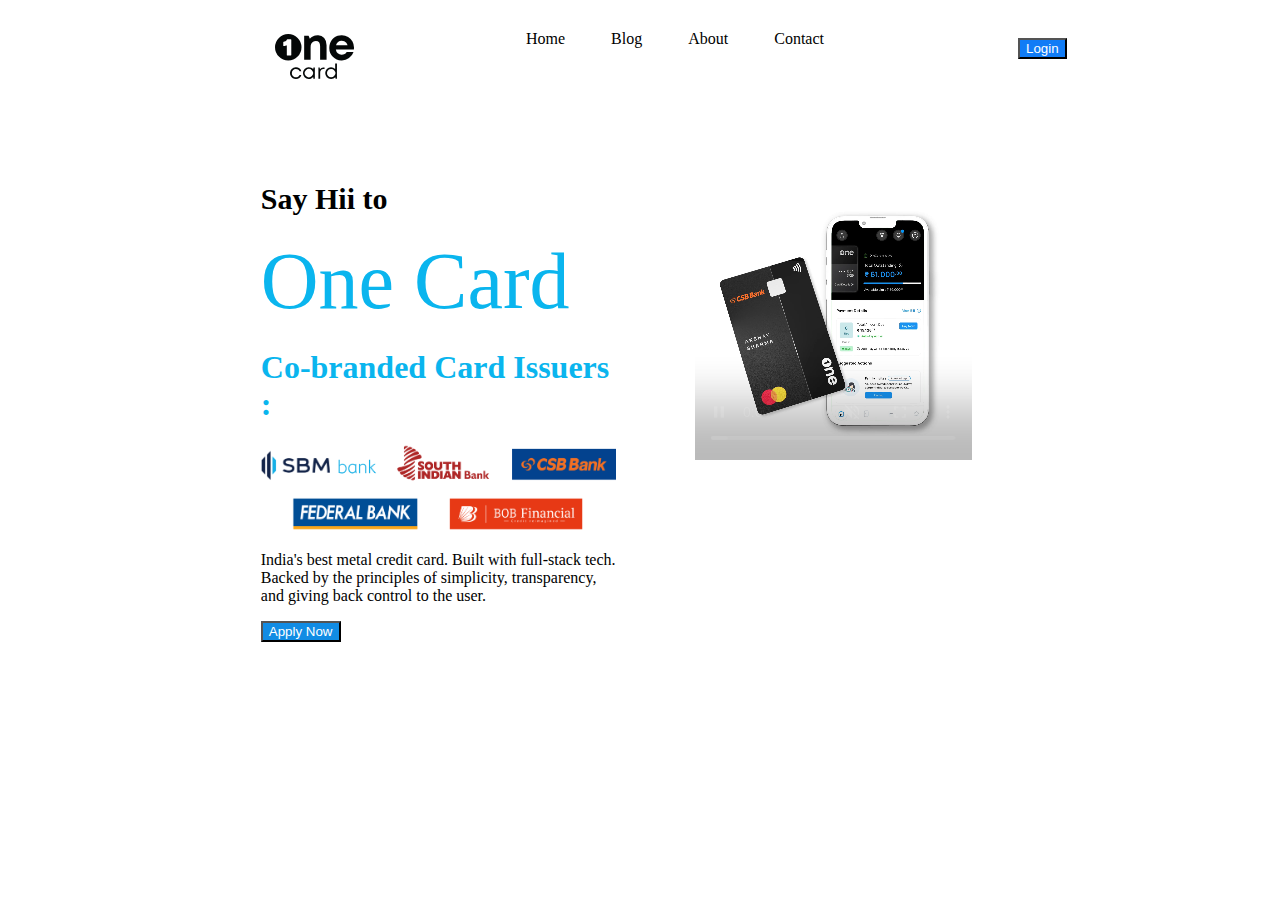
<file: WEBDEV-3/Question6/index.html>
<!DOCTYPE html>
<html lang="en">
<head>
    <meta charset="UTF-8">
    <meta name="viewport" content="width=device-width, initial-scale=1.0">
    <title>One card-India's best metal credit card</title>

    <style>
    .container{
        display: flex;
        gap: 50%;
    }

    .menu ul{
        display: flex;
        gap: 10%;
        margin-left: -500px;
        margin-top: 22px;
    }

    .photo img {
        margin-left: 267px;
    margin-top: 26px;
    height: 45px;
    }

   .button{
    margin-top: 30px;
    margin-left: -600px;
   
   }

   .left-right-section{
      display: flex; 
      gap: 20%;
   }
   .left-side{
    padding: 10%;
    margin-top: -3%;
    margin-left: 10%;
   }
   .right-side video{
    margin-left: -300px;
    margin-top: 100px;
   }

   @media screen and (max-width:412px) {
         .left-right-section{
            display: grid;
            gap: 2%;
            margin-top: 100px;
         }

         .right-side video{
           margin-left: 71px;
             margin-top: -2px;
   }

   .menu ul{
        display: flex;
        gap: 10%;
        margin-left: 100px;
        margin-top: 20px;
    }

    .photo img {
        margin-left: 100px;
    margin-top: 26px;
    height: 45px;
    }

   .button{
    margin-top: 30px;
    margin-left: -600px;
   
   }

   }

    </style>
</head>
<body>
    
    <!-- header SECTION  -->
    <header>
      <div class="container">
      <!-- LOGO -->
      <div  class="photo">
          <img src="./assets/logo_black.svg" alt="">

      </div>
      
      <!-- menu -->

      <div class="menu">
        <ul style="list-style: none;">
            <li>Home</li>
            <li>Blog</li>
            <li>About</li>
            <li>Contact</li>
        </ul>
    </div>
        <div class="button">
            <button  style="background-color: rgb(17, 124, 246); color: white;">Login</button>
        </div>


     
    
    
    
    
    
    
    
    </div>

      

    </header>

    <!-- section  -->

    <section>
       <div class="left-right-section">

        <!-- left-side -->
     <div class="left-side">
       <div>
           <h1 style="font-size: 30px; margin-top: 3%;">Say Hii to</h1>

       </div>
     <div style="font-size: 80px; color: rgb(10, 181, 238);"> One Card</div>
     <h1  style="color:  rgb(10, 181, 238) ;">   Co-branded Card Issuers : </h1>
     <img src="./assets/Banking_partners_24thJan_dark__.png" style="height: auto; width: 355px;">
     <p>
        India's best metal credit card. Built with full-stack tech. Backed by the principles of simplicity, transparency, and giving back control to the user.
     </p>

     <div>
        <button style="background-color: rgb(17, 140, 228); color: white;">Apply Now</button>
      </div>

      </div>
     
     <!-- right-side -->
     <div class="right-side">
       <video src="./assets/say_hi_2x_d3_.mp4"
       style="height: auto; width: 100%; float: left; " autoplay="autoplay" loop="loop" muted="muted  " controls ></video>

     </div>
    </div>

    </section>

</body>
</html>
</file>
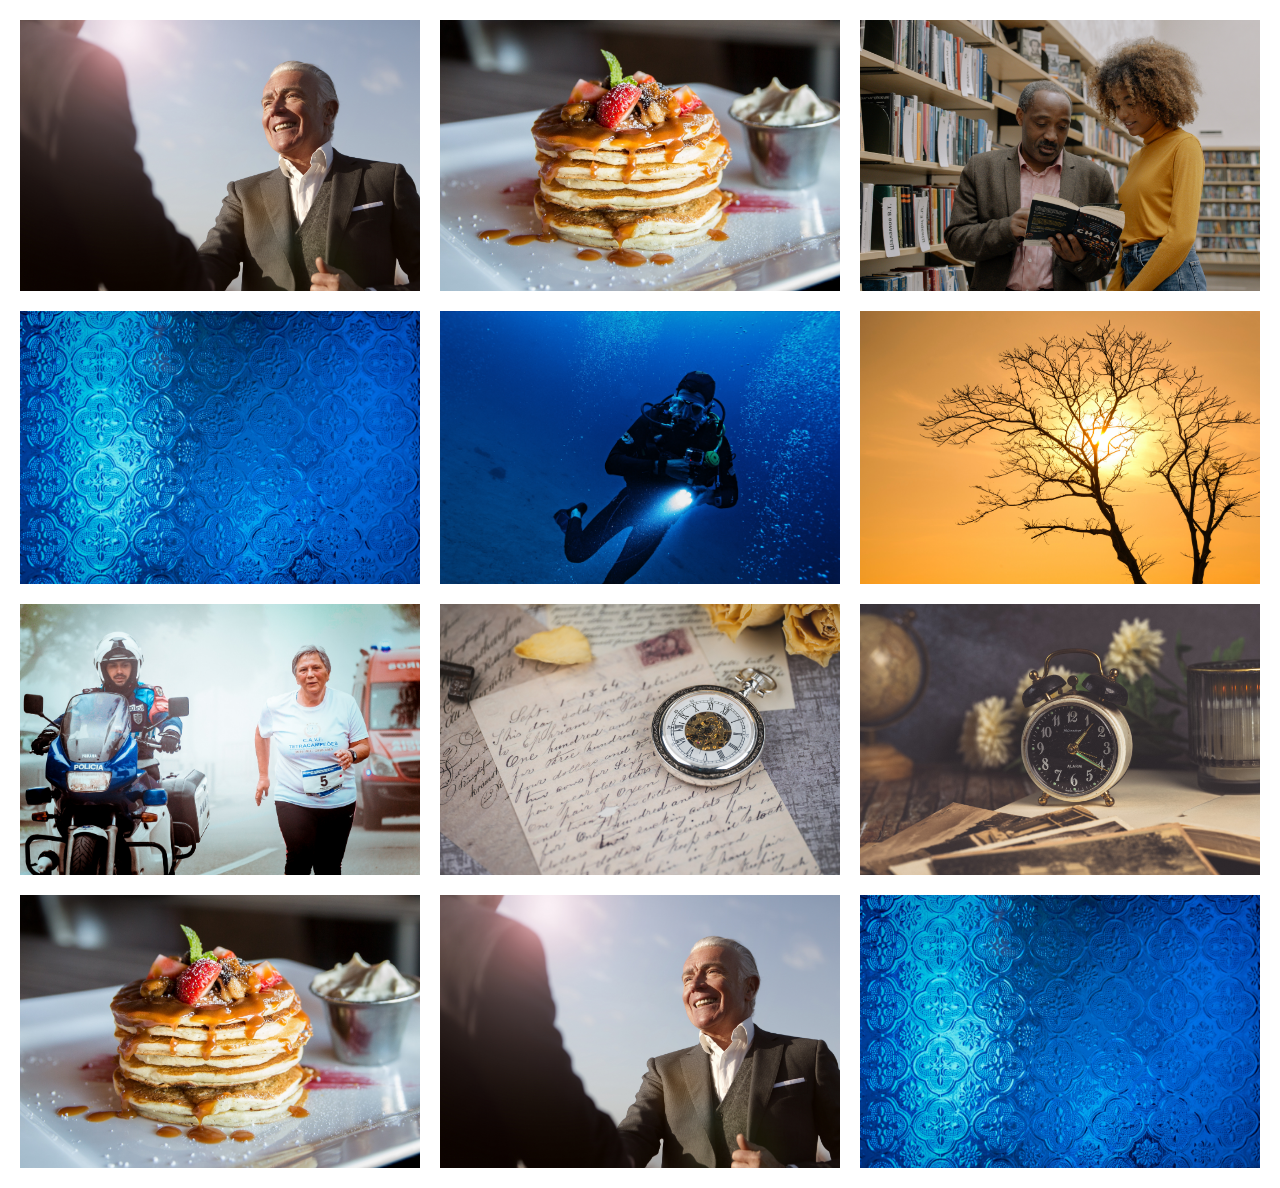
<file: WEBDEV-3/Question7/index.html>
<!DOCTYPE html>
<html lang="en">
<head>
    <meta charset="UTF-8">
    <meta name="viewport" content="width=device-width, initial-scale=1.0">
    <title>Image Gallery</title>
    <style>
        body {
            margin: 0;
            padding: 20px;
            font-family: Arial, sans-serif;
        }

        .gallery {
            display: grid;
            grid-template-columns: repeat(auto-fit, minmax(300px, 1fr));
            grid-gap: 20px;
        }

        .gallery-item {
            width: 100%;
            height: 100%;
        }

        .gallery-item img {
            width: 100%;
            height: 100%;
            object-fit: cover;
        }

        @media (max-width: 767px) {
            .gallery {
                grid-template-columns: 1fr;
            }
        }
    </style>
</head>
<body>
    <div class="gallery">
        <div class="gallery-item">
            <img src="./assets/pexels-andrea-piacquadio-3781915.jpg" alt="Image 1">
        </div>
        <div class="gallery-item">
            <img src="./assets/pexels-ash-376464.jpg" alt="Image 2">
        </div>
        <div class="gallery-item">
            <img src="./assets/pexels-cottonbro-studio-6334577.jpg" alt="Image 3">
        </div>
        <div class="gallery-item">
            <img src="./assets/pexels-magda-ehlers-5312889.jpg" alt="Image 4">
        </div>
        <div class="gallery-item">
            <img src="./assets/pexels-maël-balland-3098970.jpg" alt="Image 5">
        </div>
        <div class="gallery-item">
            <img src="./assets/pexels-neosiam-707571.jpg" alt="Image 6">
        </div>
        <div class="gallery-item">
            <img src="./assets/pexels-run-ffwpu-3632853.jpg" alt="Image 7">
        </div>
        <div class="gallery-item">
            <img src="./assets/pexels-ylanite-koppens-13553844.jpg" alt="Image 8">
        </div>
        <div class="gallery-item">
            <img src="./assets/pexels-ylanite-koppens-9260835.jpg" alt="Image 9">
        </div>
        <div class="gallery-item">
            <img src="./assets/pexels-ash-376464.jpg" alt="Image 10">
        </div>
        <div class="gallery-item">
            <img src="./assets/pexels-andrea-piacquadio-3781915.jpg" alt="Image 11">
        </div>
        <div class="gallery-item">
            <img src="./assets/pexels-magda-ehlers-5312889.jpg" alt="Image 12">
        </div>
        <!-- Add more gallery items as needed -->
    </div>
</body>
</html>
</file>
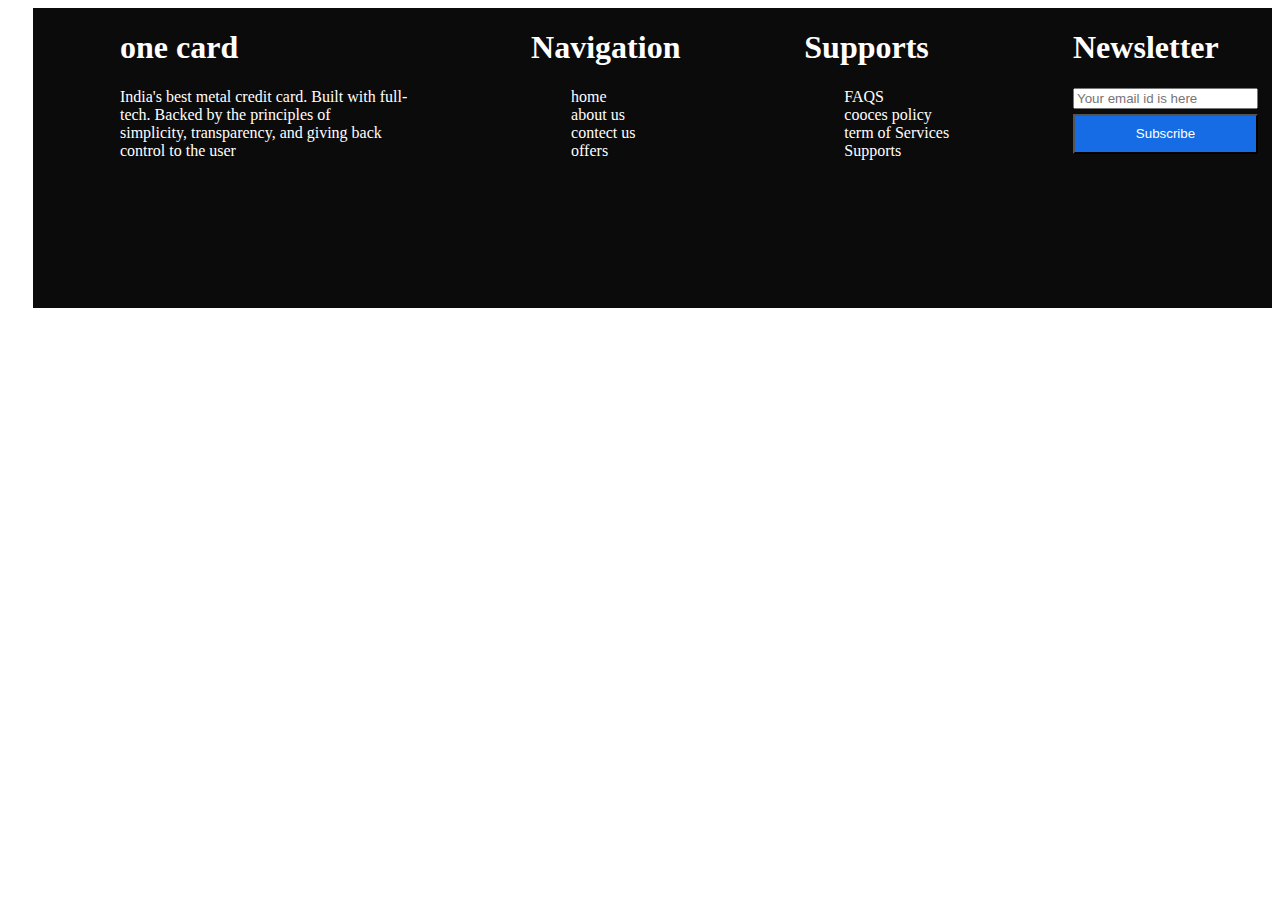
<file: WEBDEV-3/Question9/index.html>
<!DOCTYPE html>
<html lang="en">
<head>
    <meta charset="UTF-8">
    <meta name="viewport" content="width=device-width, initial-scale=1.0">
    <title>footer</title>
    <style>
   .footer{
    display: flex;
    gap: 10%;
    margin-left: 2%;
    background-color: #0c0b0b;
    height: 300px;
    
   }

   @media screen and (max-width:412px) {
             
    .footer{
    display: grid;
    gap: 10%;
    margin-left: 1%;
    background-color: #0c0b0b;
    height: 900px;
    width: 100%;
    
   }
   }


    </style>


</head>
<body>
    <footer>
        <div  class="footer">
                  <!-- 1st section -->
            <div   style="margin-left: 7%;">
                <h1 style="color: white;">one card</h1>
                <p style="color: white;">India's best metal credit card. Built with full-<br> tech. Backed by the principles of <br>simplicity, transparency, and giving back <br> control to the user</p>
            </div>
                   <!-- seonde section -->
            <div>
                <h1 style="color: white;">Navigation</h1>
               <!-- menu -->
                <div>
                    <ul style="list-style: none; color: white;">
                        <li>home</li>
                       <li>about us </li>
                       <li>contect us </li>
                       <li>offers</li>
                    </ul>
                </div>

            </div>

               <!-- 3rd section  -->
            <div>
             <h1 style="color: white;"> Supports  </h1>
              <ul style="list-style: none; color: white;">
                <li>FAQS</li>
                <li>cooces policy</li>
                <li>term of Services</li>
                <li>Supports</li>
              </ul>


             </div>

              <!-- 4th section  -->
            <div  >
                <h1 style="color: white;">Newsletter</h1>
                <div style="gap: 5px; display: grid;">

                    <label for="email" style="color: white;" >
                     <input type="text" placeholder="Your email id is here" id="email">
                    </label>
                     <button style="background-color: rgb(21, 108, 229); color: white; height: 40px; margin-top: -40;">Subscribe</button>
                </div>
                
            </div>







        </div>

    </footer>
</body>
</html>
</file>
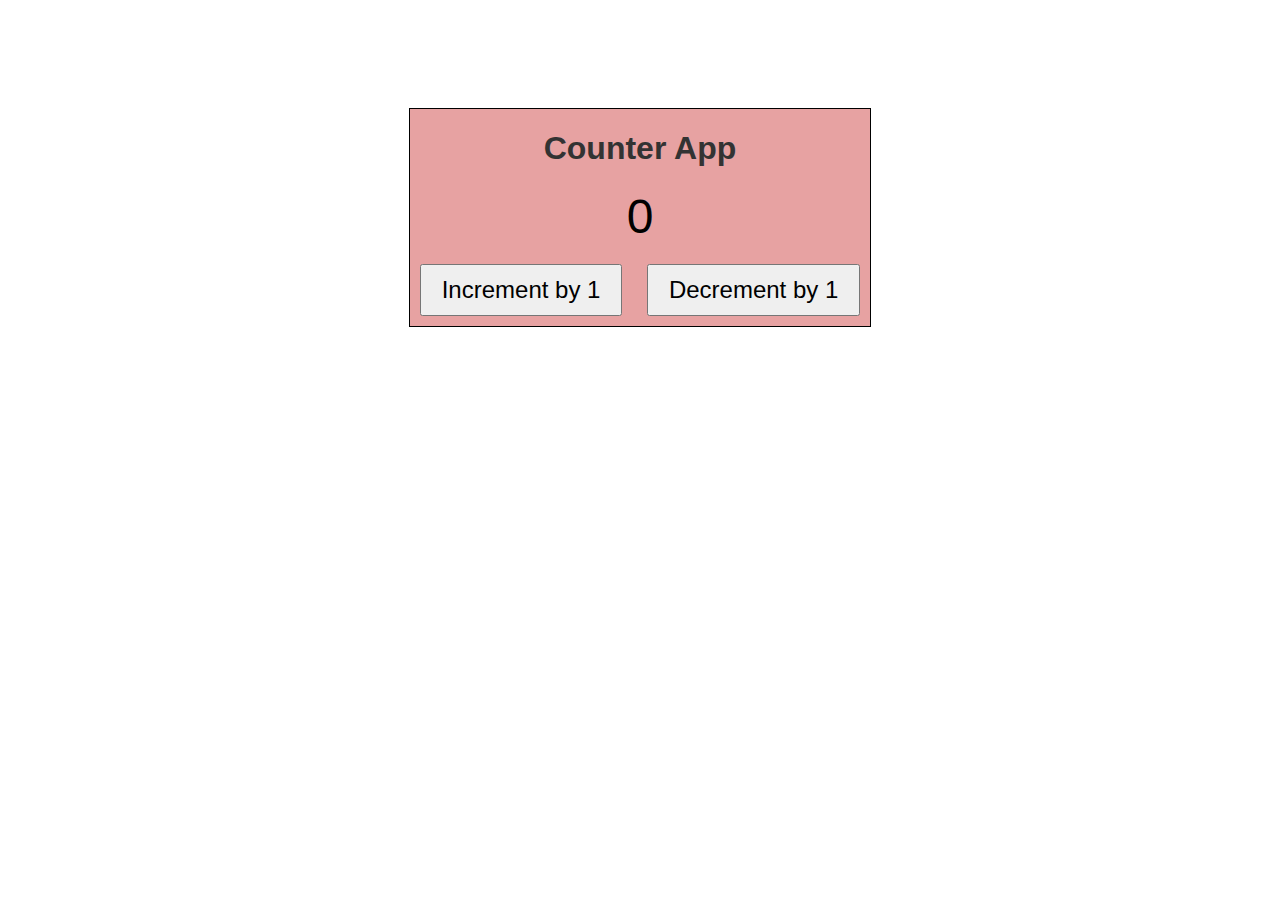
<file: WEBDEV-8/Question-8/index.html>
<!DOCTYPE html>
<html>
<head>
  <title>Counter App</title>
  <link rel="stylesheet" type="text/css" href="style.css">
</head>
<body>
<div class="container">
  <h1>Counter App</h1>
  <div id="counter">0</div>
  <button id="incrementBtn">Increment by 1</button>
  <button id="decrementBtn">Decrement by 1</button>
  <!-- <button id="resetBtn">Reset Value</button> -->
</div>

  <script src="script.js"></script>
</body>
</html>
</file>
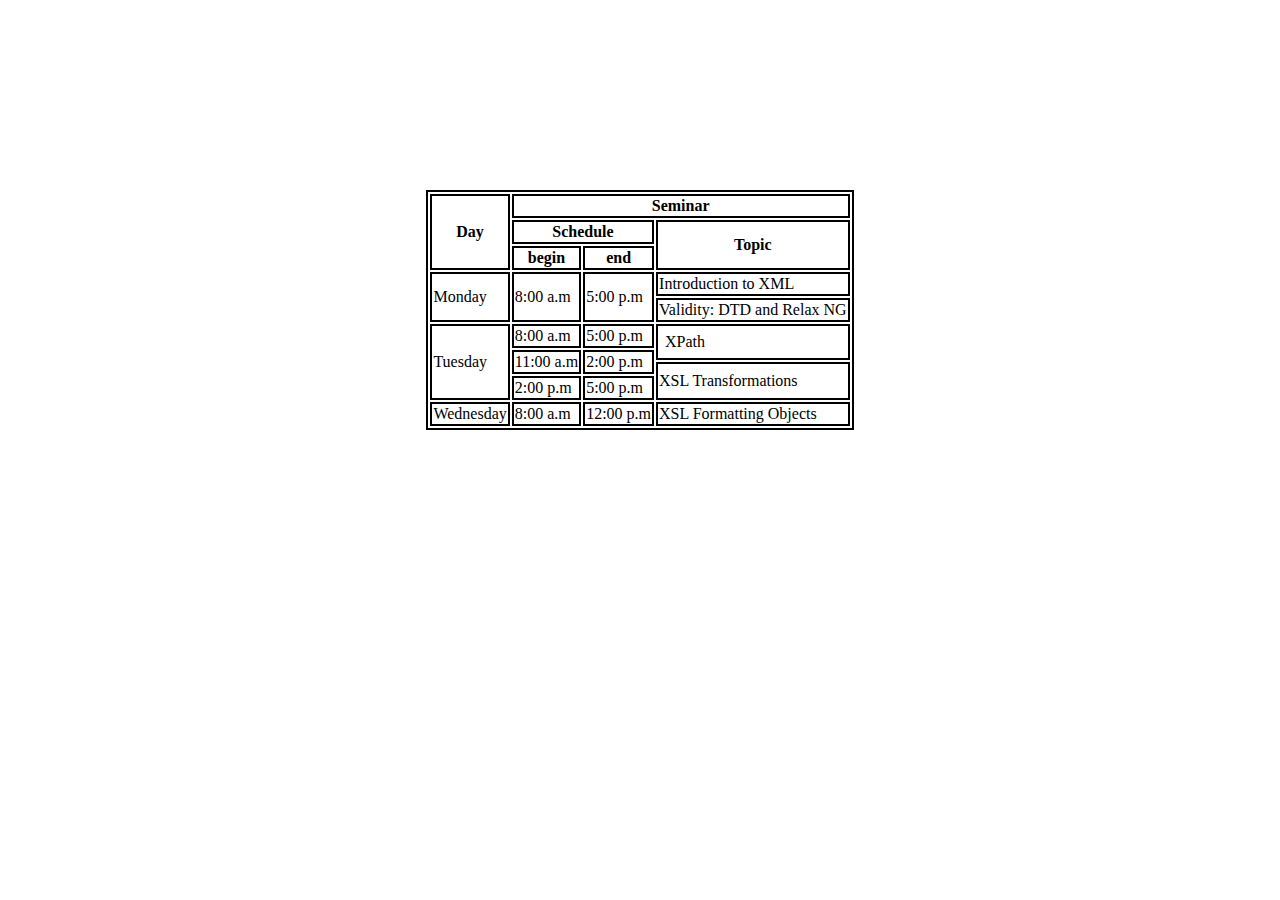
<file: WEBDEV-1&2/Assignment-1/Question10/index.html>
<!DOCTYPE html>
<html>
<head>
    <meta charset="utf-8">
    <meta name="viewport" content="width=device-width, initial-scale=1">
    <title>Test</title>
    <style>
     table , th , td {
        border: 2px black solid;
     }
    center{
        margin-top: 15%;
    }
    </style>
</head>
<body>
    <center>
        <table >
            <tr>
                <th rowspan="3">Day</th>
                <th colspan="3">Seminar</th>
            </tr>
            <tr>
                <th colspan="2">Schedule</th>
                <th rowspan="2">Topic</th>
            </tr>
            <tr>
                <th>begin</th>
                <th> end</th>
            </tr>
            <tr>
                <td rowspan="2">Monday</td>
                <td rowspan="2">8:00 a.m</td>
                <td rowspan="2">5:00 p.m</td>
                <td>Introduction to XML</td>
            </tr>
            <tr>
                <td>Validity: DTD and Relax NG</td>
            </tr>
            <tr>
                <td rowspan="4">Tuesday</td>
                <td>8:00 a.m</td>
                <td>5:00 p.m</td>
                <td rowspan="2" style="padding: 7px;">XPath</td>
            </tr>
            <tr>
                <td rowspan="2">11:00 a.m</td>
                <td rowspan="2">2:00 p.m</td>
            </tr>
            <tr>
                <td rowspan="2">XSL Transformations</td>
            </tr>
            <tr>
                <td>2:00 p.m</td>
                <td>5:00 p.m</td>
            </tr>
            <tr>
                <td>Wednesday</td>
                <td>8:00 a.m</td>
                <td>12:00 p.m</td>
                <td>XSL Formatting Objects</td>
            </tr>
        </table>
</center>
</body>
</html>
</file>
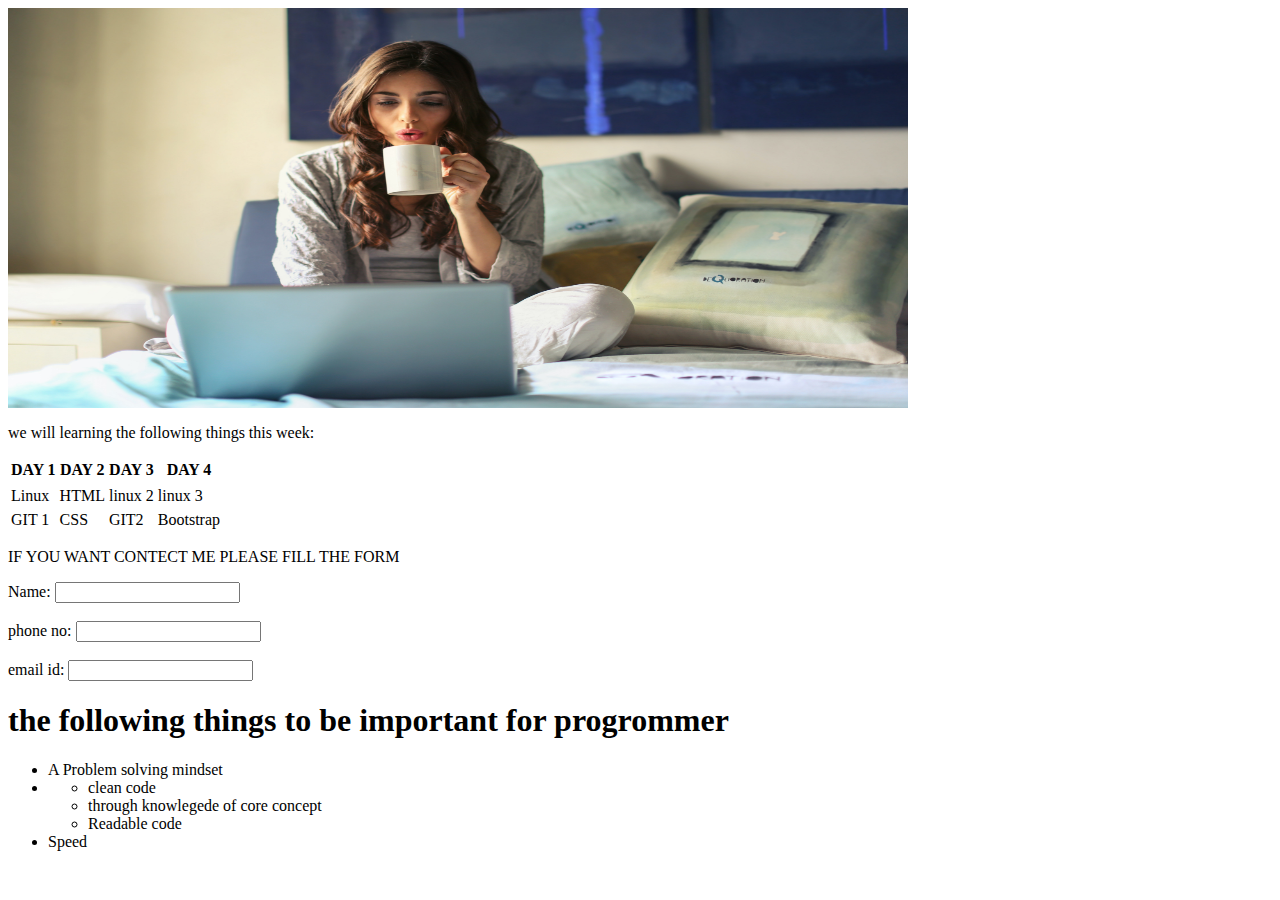
<file: WEBDEV-1&2/Assignment-1/Question5/index.html>
<!DOCTYPE html>
<html lang="en">
<head>
    <meta charset="UTF-8">
    <meta name="viewport" content="width=device-width, initial-scale=1.0">
    <title>simple</title>
</head>
<body>
    
    <div>
        <img src="./pexels-andrea-piacquadio-935743.jpg"  style="display: block; width: 900px; height: 400px;">
    </div>
    <p> we will learning the following things this week:</p>

    <table>
        <tr>
         <thead>
            <th>DAY 1</th>
            <th>DAY 2</th>
            <th>DAY 3</th>
            <th>DAY 4</th>
         </thead>
         

        </tr>
       <!-- row-2 -->

       <tr>
        <tbody>
            <td>Linux</td>
            <td>HTML</td>
            <td>linux 2</td>
            <td>linux 3</td>
        </tbody>
       </tr>

       <!-- row-2 -->
       <tr>
        <tbody>
            <td>GIT 1</td>
            <td>CSS</td>
            <td>GIT2</td>
            <td>Bootstrap</td>
        </tbody>
       </tr>
    </table>

    <P>IF YOU WANT  CONTECT ME PLEASE FILL THE FORM</P>
    Name:     <input type="text" name="" id=""> <br>
    <br>
    phone no: <input type="text" name="" id=""><br>
    <br>
    email id: <input type="text" name="" id="">

    <h1>the following things  to be important  for progrommer</h1>

    <ul>
        <li>A Problem solving mindset</li>
        <li> <ul >
            <li>clean code </li>
            <li>through knowlegede of core concept </li>
            <li>Readable code </li>
        </ul></li>
        <li> Speed</li>
    </ul>
</body>
</html>
</file>
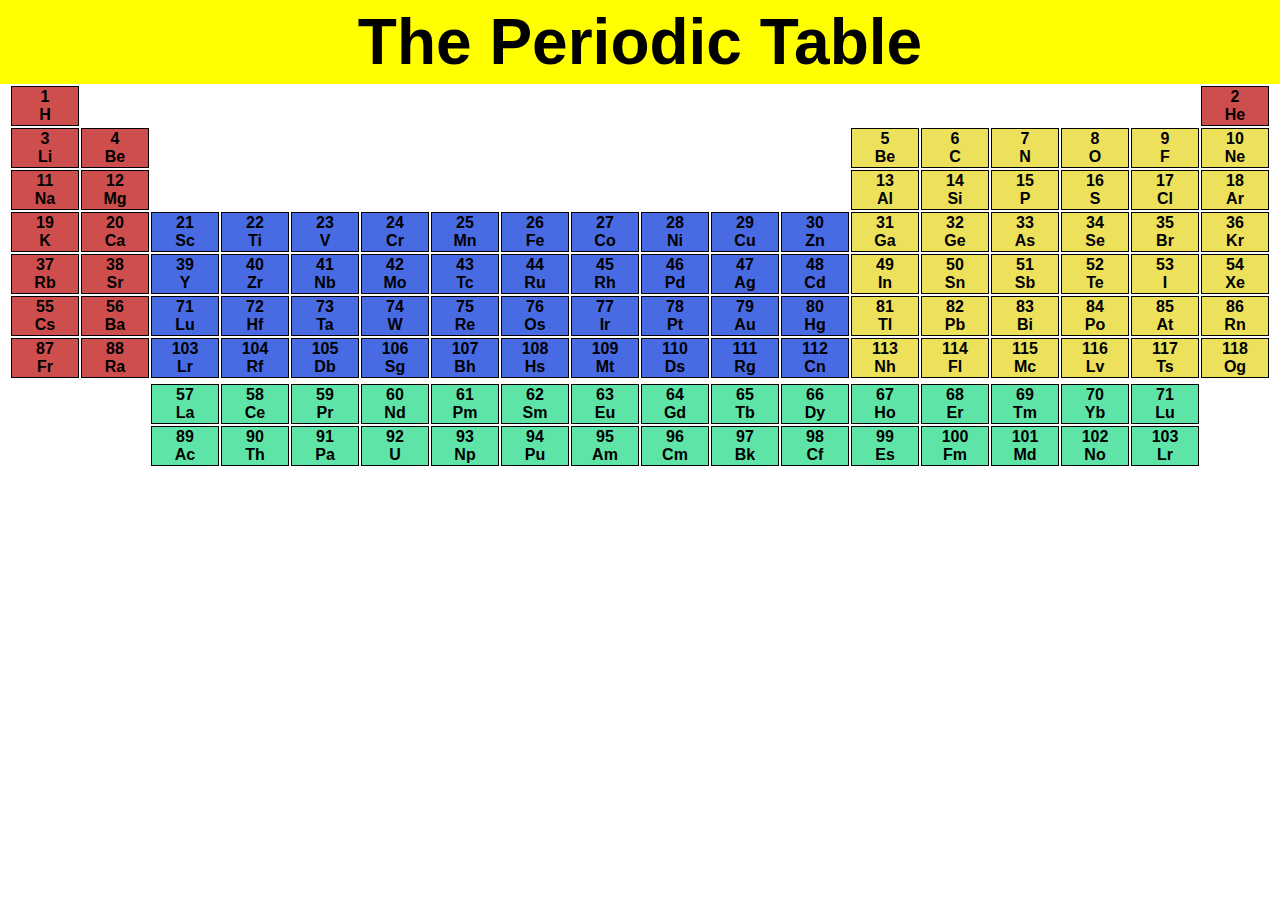
<file: WEBDEV-1&2/Assignment-2/Periodic-Table/index.html>
<!DOCTYPE html>
<html lang="en">

<head>
    <meta charset="UTF-8">
    <meta name="viewport" content="width=device-width, initial-scale=1.0">
    <link rel="stylesheet" href="style.css">
    <title>The Periodic Table</title>
    
</head>

<body>
    <center>
        <h1 class="headingOne">The Periodic Table</h1>
        <table>
            <tr>
                <td class="_color_1">1<br />H</td>
                <td class="noBorder" colspan="16"></td>
                <td class="_color_1 ">2<br />He</td>
            </tr>
            <tr>
                <td class="_color_1">3<br />Li</td>
                <td class="_color_1">4<br />Be</td>
                <td class="noBorder" colspan="10"></td>
                <td class="color_3">5<br />Be</td>
                <td class="color_3">6<br />C</td>
                <td class="color_3 ">7<br />N</td>
                <td class="color_3 ">8<br />O</td>
                <td class="color_3 ">9<br />F</td>
                <td class="color_3 ">10<br />Ne</td>
            </tr>
            <tr>
                <td class="_color_1">11<br />Na</td>
                <td class="_color_1">12<br />Mg</td>
                <td class="noBorder" colspan="10"></td>
                <td class="color_3">13<br />Al</td>
                <td class="color_3">14<br />Si</td>
                <td class="color_3">15<br />P</td>
                <td class="color_3">16<br />S</td>
                <td class="color_3">17<br />Cl</td>
                <td class="color_3 ">18<br />Ar</td>
            </tr>
            <tr>
                <td class="_color_1">19<br />K</td>
                <td class="_color_1">20<br />Ca</td>
                <td class="color_2">21<br />Sc</td>
                <td class="color_2">22<br />Ti</td>
                <td class="color_2">23<br />V</td>
                <td class="color_2">24<br />Cr</td>
                <td class="color_2">25<br />Mn</td>
                <td class="color_2">26<br />Fe</td>
                <td class="color_2">27<br />Co</td>
                <td class="color_2">28<br />Ni</td>
                <td class="color_2">29<br />Cu</td>
                <td class="color_2">30<br />Zn</td>
                <td class="color_3">31<br />Ga</td>
                <td class="color_3">32<br />Ge</td>
                <td class="color_3">33<br />As</td>
                <td class="color_3">34<br />Se</td>
                <td class="color_3 ">35<br />Br</td>
                <td class="color_3 ">36<br />Kr</td>
            </tr>
            <tr>
                <td class="_color_1">37<br />Rb</td>
                <td class="_color_1">38<br />Sr</td>
                <td class="color_2">39<br />Y</td>
                <td class="color_2">40<br />Zr</td>
                <td class="color_2">41<br />Nb</td>
                <td class="color_2">42<br />Mo</td>
                <td class="color_2">43<br />Tc</td>
                <td class="color_2">44<br />Ru</td>
                <td class="color_2">45<br />Rh</td>
                <td class="color_2">46<br />Pd</td>
                <td class="color_2">47<br />Ag</td>
                <td class="color_2">48<br />Cd</td>
                <td class="color_3">49<br />In</td>
                <td class="color_3">50<br />Sn</td>
                <td class="color_3">51<br />Sb</td>
                <td class="color_3">52<br />Te</td>
                <td class="color_3">53<br />I</td>
                <td class="color_3 ">54<br />Xe</td>
            </tr>
            <tr>
                <td class="_color_1 ">55<br />Cs</td>
                <td class="_color_1">56<br />Ba</td>
                <td class="color_2">71<br />Lu</td>
                <td class="color_2">72<br />Hf</td>
                <td class="color_2">73<br />Ta</td>
                <td class="color_2">74<br />W</td>
                <td class="color_2">75<br />Re</td>
                <td class="color_2">76<br />Os</td>
                <td class="color_2">77<br />Ir</td>
                <td class="color_2">78<br />Pt</td>
                <td class="color_2">79<br />Au</td>
                <td class="color_2 ">80<br />Hg</td>
                <td class="color_3">81<br />Tl</td>
                <td class="color_3">82<br />Pb</td>
                <td class="color_3">83<br />Bi</td>
                <td class="color_3">84<br />Po</td>
                <td class="color_3">85<br />At</td>
                <td class="color_3 ">86<br />Rn</td>
            </tr>
            <tr>
                <td class="_color_1 ">87<br />Fr</td>
                <td class="_color_1">88<br />Ra</td>
                <td class="color_2">103<br />Lr</td>
                <td class="color_2 ">104<br />Rf</td>
                <td class="color_2 ">105<br />Db</td>
                <td class="color_2 ">106<br />Sg</td>
                <td class="color_2 ">107<br />Bh</td>
                <td class="color_2 ">108<br />Hs</td>
                <td class="color_2 ">109<br />Mt</td>
                <td class="color_2 ">110<br />Ds</td>
                <td class="color_2 ">111<br />Rg</td>
                <td class="color_2">112<br />Cn</td>
                <td class="color_3">113<br />Nh</td>
                <td class="color_3">114<br />Fl</td>
                <td class="color_3">115<br />Mc</td>
                <td class="color_3 ">116<br />Lv</td>
                <td class="color_3">117<br />Ts</td>
                <td class="color_3">118<br />Og</td>
            </tr>
            <tr>
                <td class="noBorder"></td>
            </tr>
            <tr>
                <td class="noBorder" colspan="2" rowspan="2"></td>
                <td class="color_4">57<br />La</td>
                <td class="color_4">58<br />Ce</td>
                <td class="color_4">59<br />Pr</td>
                <td class="color_4">60<br />Nd</td>
                <td class="color_4">61<br />Pm</td>
                <td class="color_4">62<br />Sm</td>
                <td class="color_4">63<br />Eu</td>
                <td class="color_4">64<br />Gd</td>
                <td class="color_4">65<br />Tb</td>
                <td class="color_4">66<br />Dy</td>
                <td class="color_4">67<br />Ho</td>
                <td class="color_4">68<br />Er</td>
                <td class="color_4">69<br />Tm</td>
                <td class="color_4">70<br />Yb</td>
                <td class="color_4">71<br />Lu</td>
                <td class="noBorder" colspan="1" rowspan="1"></td>
            </tr>
            <tr>
                <td class="color_4">89<br />Ac</td>
                <td class="color_4">90<br />Th</td>
                <td class="color_4">91<br />Pa</td>
                <td class="color_4">92<br />U</td>
                <td class="color_4 ">93<br />Np</td>
                <td class="color_4 ">94<br />Pu</td>
                <td class="color_4">95<br />Am</td>
                <td class="color_4 ">96<br />Cm</td>
                <td class="color_4 ">97<br />Bk</td>
                <td class="color_4 ">98<br />Cf</td>
                <td class="color_4 ">99<br />Es</td>
                <td class="color_4 ">100<br />Fm</td>
                <td class="color_4 ">101<br />Md</td>
                <td class="color_4">102<br />No</td>
                <td class="color_4 ">103<br />Lr</td>
            </tr>
        </table>
    </center>
</body>

</html>
</file>
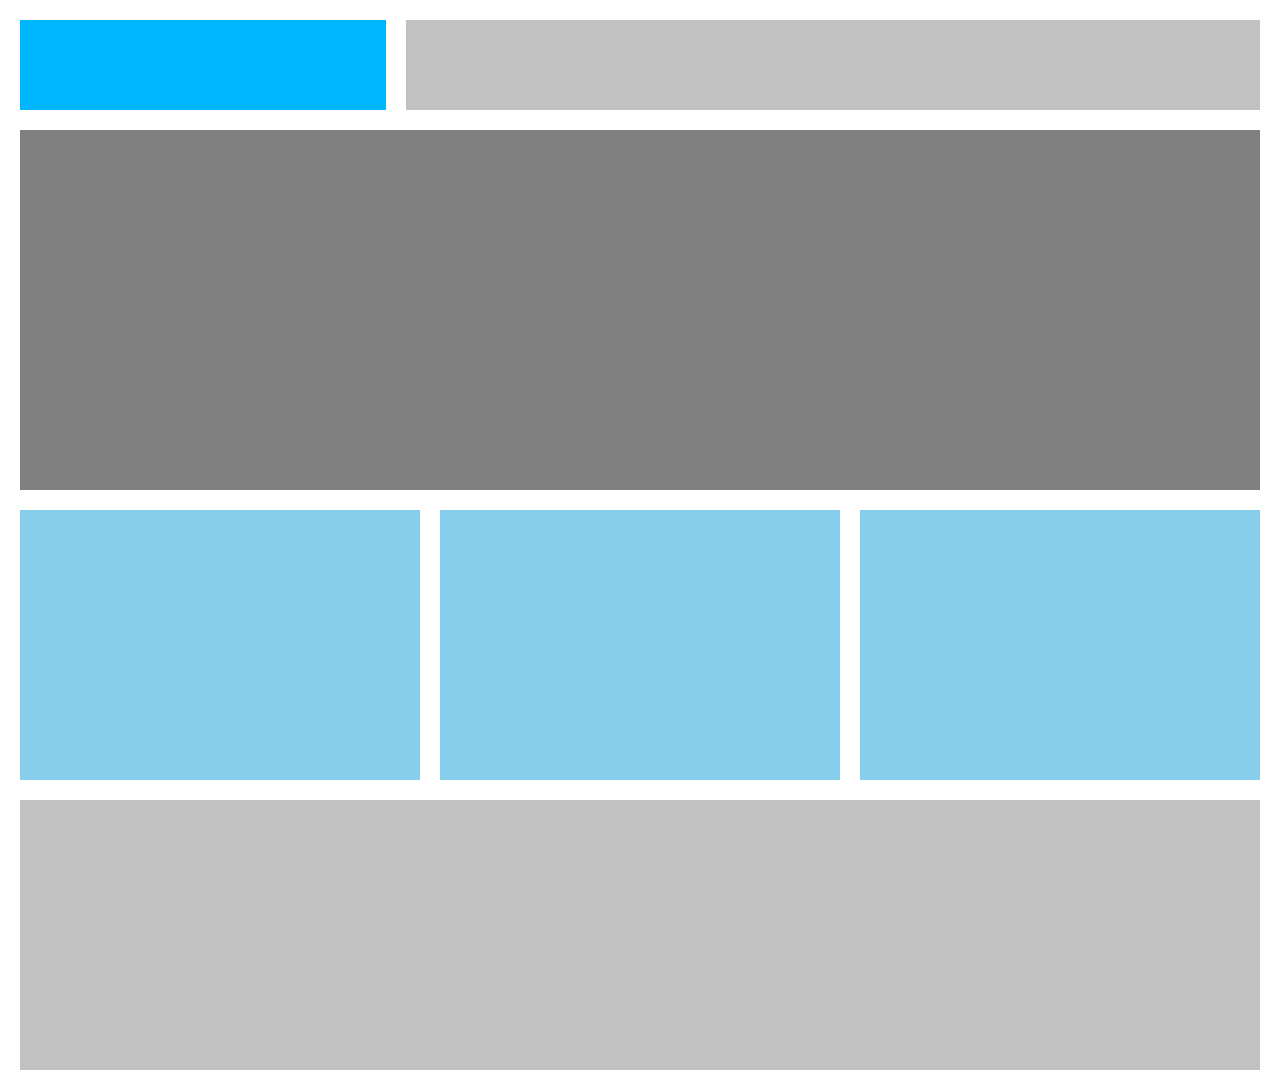
<file: WEBDEV-1&2/Assignment-2/ResponsiveLayout.html>
<!DOCTYPE html>
<html lang="en">
<head>
    <meta charset="UTF-8">
    <meta name="viewport" content="width=device-width, initial-scale=1.0">
    <title>Responsive Layout</title>
    <style>
        * {
            margin: 0;
            padding: 0;
            outline: 0;
            box-sizing: border-box;
        }

        body {
            background-color: #ffffff;
        }

        .container {
            padding: 20px;
        }

        .navbar {
            display: flex;
            align-items: center;
            gap: 20px;
        }

        .navbar .box1 {
            height: 10vh;
            width: 30%;
            background-color: #00b7ff;
        }

        .navbar .box2 {
            height: 10vh;
            width: 70%;
            background-color: #c1c1c1;
        }

        .main {
            margin: 20px 0;
            height: 40vh;
            width: 100%;
            background-color: #808080;
        }

        .cards {
            display: flex;
            align-items: center;
            justify-content: space-between;
            gap: 20px;
        }

        .cards .card {
            height: 30vh;
            width: 33.33vw;
            background-color: #87ceeb;
        }

        .footer {
            height: 30vh;
            width: 100%;
            background-color: #c1c1c1;
            margin-top: 20px;
        }

        @media screen and (max-width: 500px) {
            .cards {
                flex-direction: column;
            }

            .cards .card {
                height: 20vh;
                width: 100%;
            }
        }
    </style>
</head>

<body>
    <div class="container">
        <div class="navbar">
            <div class="box1"></div>
            <div class="box2"></div>
        </div>

        <div class="main">
        </div>

        <div class="cards">
            <div class="card"></div>
            <div class="card"></div>
            <div class="card"></div>
        </div>

        <div class="footer">
        </div>
    </div>
</body>

</html>
</file>
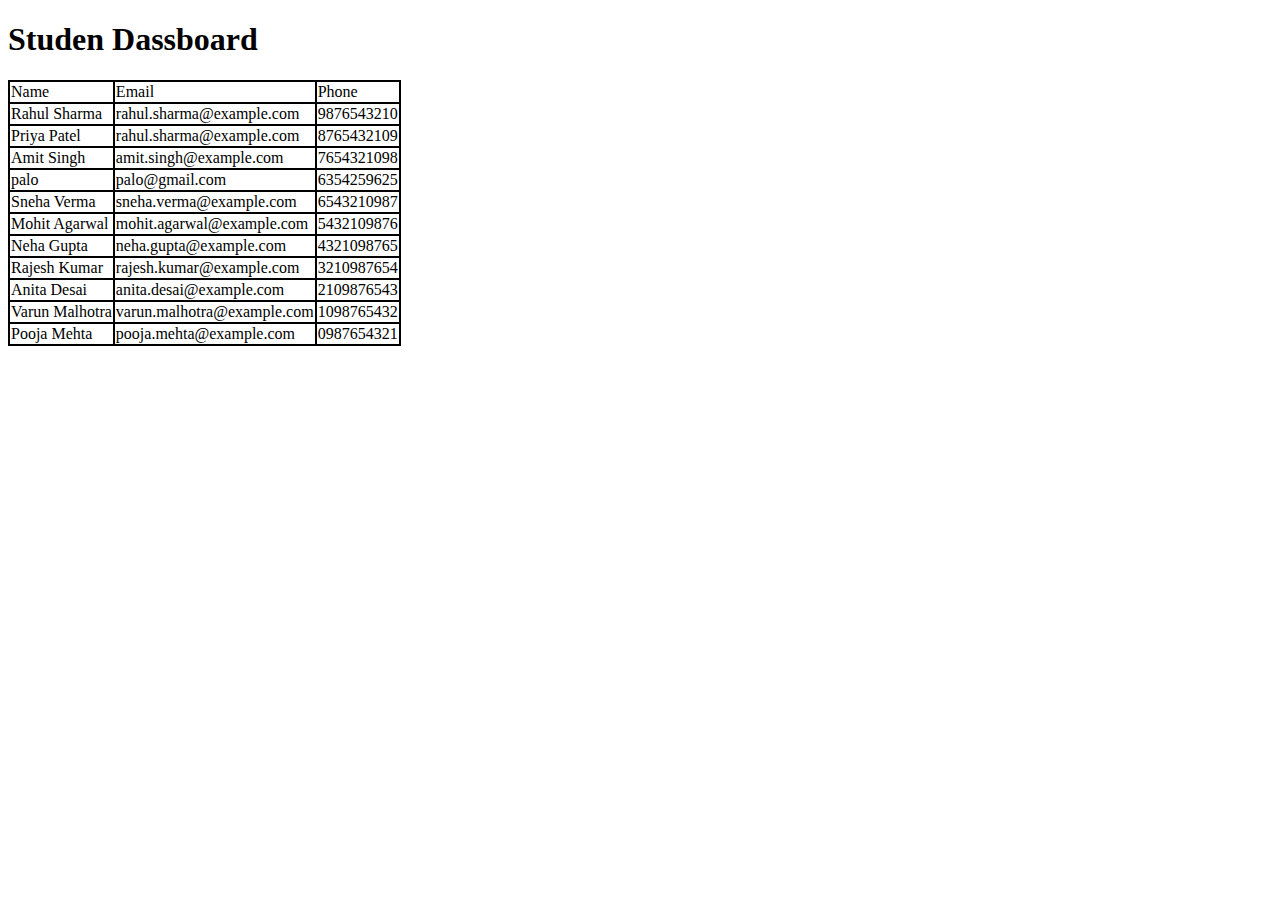
<file: WEBDEV-3/Question10/dashboard.html>
<!DOCTYPE html>
<html lang="en">
<head>
    <meta charset="UTF-8">
    <meta name="viewport" content="width=\, initial-scale=1.0">
    <title>Student Dsahbord</title> 

    <style>
        table , td {
            border: 2px solid black;
            border-collapse: collapse; 
            /* margin-left: 500px;
            margin-top: 200px; */
        }

       

      
      
    </style>
</head>
<body>

    <h1>Studen Dassboard</h1>
     <table >
         <div>
             
             <thead >
                <tr style="gap: 50px;">
                <td>Name</td>
               <td>Email</td>
               <td>Phone</td>
               </tr>

             </thead>

           
 
             
             <tbody>
             <!-- row-1 -->
             <tr>

                 <td>Rahul Sharma</td>
                 <td>rahul.sharma@example.com</td>
                 <td>9876543210</td>

             </tr>

              <!-- row-2 -->
              <tr>

                <td>Priya Patel</td>
                <td>rahul.sharma@example.com</td>
                <td>8765432109</td>

            </tr>

             <!-- row-3 -->
             <tr>

                <td>Amit Singh</td>
                <td>amit.singh@example.com</td>
                <td>7654321098</td>

            </tr>

             <!-- row-4 -->
             <tr>

                <td>palo</td>
                <td>palo@gmail.com</td>
                <td>6354259625</td>

            </tr>

             <!-- row-5 -->
             <tr>

                <td>Sneha Verma</td>
                <td>sneha.verma@example.com </td>
                <td>6543210987</td>

            </tr>

             <!-- row-6 -->
             <tr>

                <td>Mohit Agarwal</td>
                <td>mohit.agarwal@example.com
                </td>
                <td>5432109876</td>

            </tr>

             <!-- row-7 -->
             <tr>

                <td>Neha Gupta</td>
                <td>neha.gupta@example.com
                </td>
                <td>4321098765</td>

            </tr>

             <!-- row-8 -->
             <tr>

                <td>Rajesh Kumar</td>
                <td>rajesh.kumar@example.com
                </td>
                <td>3210987654</td>

            </tr>

             <!-- row-9 -->
             <tr>

                <td>Anita Desai</td>
                <td>anita.desai@example.com
                </td>
                <td>2109876543</td>

            </tr>

             <!-- row-10 -->
             <tr>

                <td>Varun Malhotra</td>
                <td>varun.malhotra@example.com
                </td>
                <td>1098765432</td>

            </tr>


             <!-- row-11 -->
             <tr>

                <td>Pooja Mehta</td>
                <td>pooja.mehta@example.com

                </td>
                <td>0987654321</td>

            </tr>


             


             </tbody>


            

        </div>





    </table>




</body>
</html>
</file>
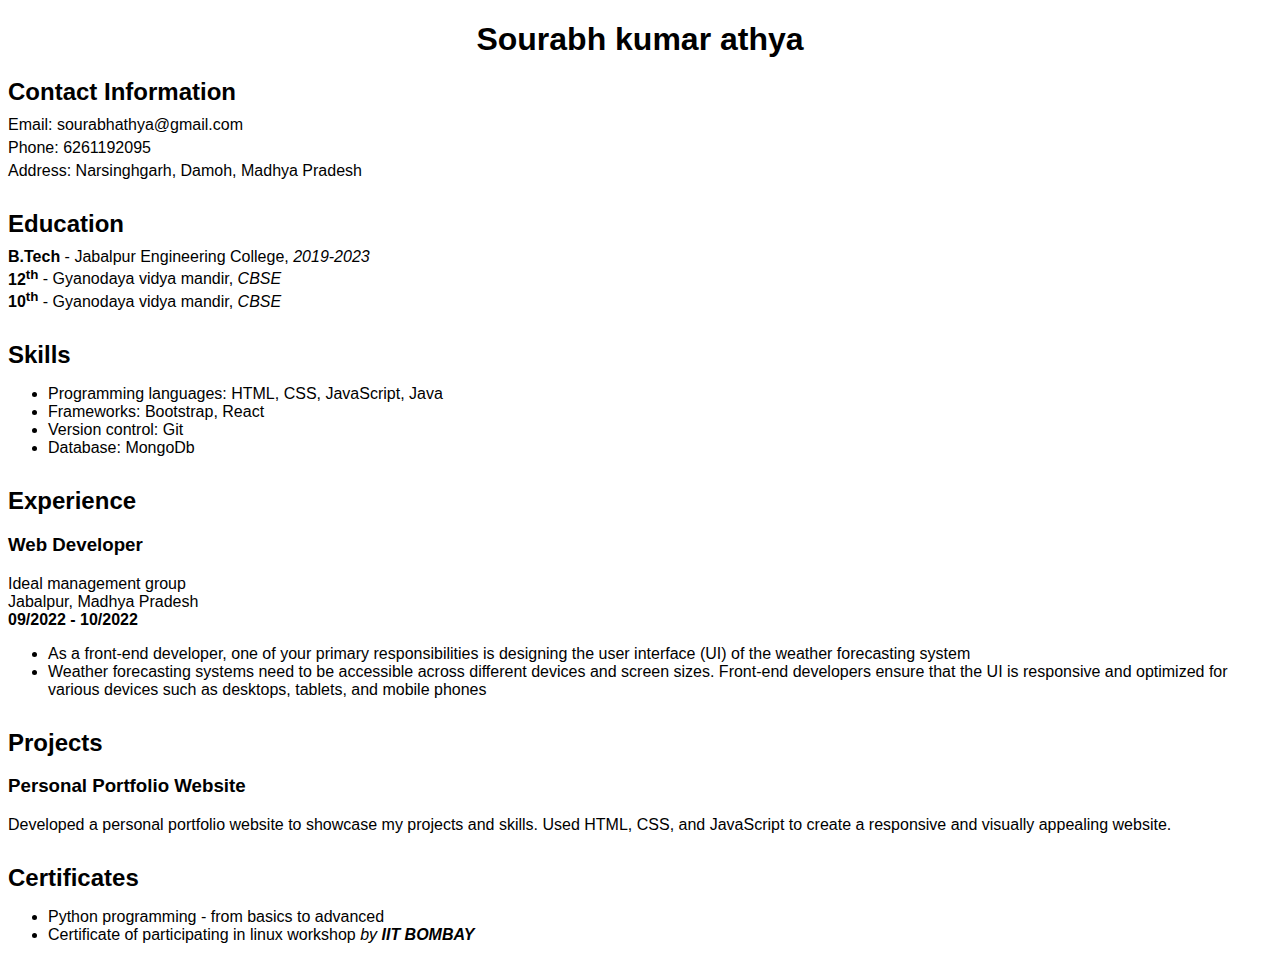
<file: WEBDEV-1&2/Assignment-1/Question4/resume.html>
<!DOCTYPE html>
<html lang="en">
<head>
    <meta charset="UTF-8">
    <meta name="viewport" content="width=device-width, initial-scale=1.0">
    <title>Resume</title>
    <style>
        body {
            font-family: Arial, sans-serif;
        }
        
        h1 {
            text-align: center;
            margin-bottom: 20px;
        }
        
        .section {
            margin-bottom: 30px;
        }
        
        .section h2 {
            margin-bottom: 10px;
        }
        
        .section p {
            margin: 0;
        }
        
        .contact-info {
            margin-bottom: 20px;
        }
        
        .contact-info p {
            margin: 5px 0;
        }
    </style>
</head>
<body>
    <h1>Sourabh kumar athya</h1>

    <div class="section">
        <h2>Contact Information</h2>
        <div class="contact-info">
            <p>Email: sourabhathya@gmail.com</p>
            <p>Phone: 6261192095</p>
            <p>Address: Narsinghgarh, Damoh, Madhya Pradesh</p>
        </div>
    </div>

    <div class="section">
        <h2>Education</h2>
        <p><b>B.Tech</b> - Jabalpur Engineering College, <i>2019-2023</i></p>
        <p><b>12<sup>th</sup></b> - Gyanodaya vidya mandir, <i>CBSE</i></p>
        <p><b>10<sup>th</sup></b> - Gyanodaya vidya mandir, <i>CBSE</i></p>
    </div>

    <div class="section">
        <h2>Skills</h2>
        <ul>
            <li>Programming languages: HTML, CSS, JavaScript, Java</li>
            <li>Frameworks: Bootstrap, React</li>
            <li>Version control: Git</li>
            <li>Database: MongoDb</li>
        </ul>
    </div>

    <div class="section">
        <h2>Experience</h2>
        <h3>Web Developer</h3>
        <p>Ideal management group</p>
        <p>Jabalpur, Madhya Pradesh</p>
        <p><b>09/2022 - 10/2022</b></p>
        <ul>
            <li>As a front-end developer, one of your primary responsibilities is designing the user interface (UI) of the weather forecasting system</li>
            <li>Weather forecasting systems need to be accessible across different devices and screen sizes. Front-end developers ensure that the UI is responsive and optimized for various devices such as desktops, tablets, and mobile phones</li>
        </ul>
    </div>

    <div class="section">
        <h2>Projects</h2>
        <h3>Personal Portfolio Website</h3>
        <p>Developed a personal portfolio website to showcase my projects and skills. Used HTML, CSS, and JavaScript to create a responsive and visually appealing website.</p>
    </div>

    <div class="section">
        <h2>Certificates</h2>
        <ul>
            <li>Python programming - from basics to advanced</li>
            <li>Certificate of participating in linux workshop <i>by <b>IIT BOMBAY</b></i></li>
        </ul>
    </div>
</body>
</html>
</file>
<file: WEBDEV-8/Question-8/style.css>
body {
    font-family: Arial, sans-serif;
    text-align: center;
  }

  .container{
    border: 1px solid black;
    display: inline-block;
    margin-top: 100px;
    background-color: #e7a2a2;
  }
  
  h1 {
    color: #333;
    /* display: flex; */
    align-items: center;
    justify-content: center;
  }
  
  #counter {
    font-size: 48px;
    margin-bottom: 10px;
  }
  
  button {
    font-size: 24px;
    padding: 10px 20px;
    margin: 10px;

  }

  #resetBtn{
    display: flex;
    /* text-align: center; */
    margin: auto;
    margin-bottom: 10px;
    /* justify-content: center;
    align-content: center; */
  }
</file>
<file: WEBDEV-1&2/Assignment-2/Periodic-Table/style.css>
* {
    margin: 0;
    font-family: Arial, Helvetica, sans-serif;
    font-weight: 600;
}

td {
    width: 5vw;
    border: 1px solid black;
    text-align: center;
}

.noBorder {
    border: none;
}

.headingOne {
    background-color: yellow;
    padding: 5px;
    font-size: 5vw;
}

._color_1 {
    background-color: #c83939e4;
}

.color_2 {
    background-color: #486ae3;
}

.color_3 {
    background-color: #ede15b;
}

.color_4 {
    background-color: #5ee4a6;
}
</file>
